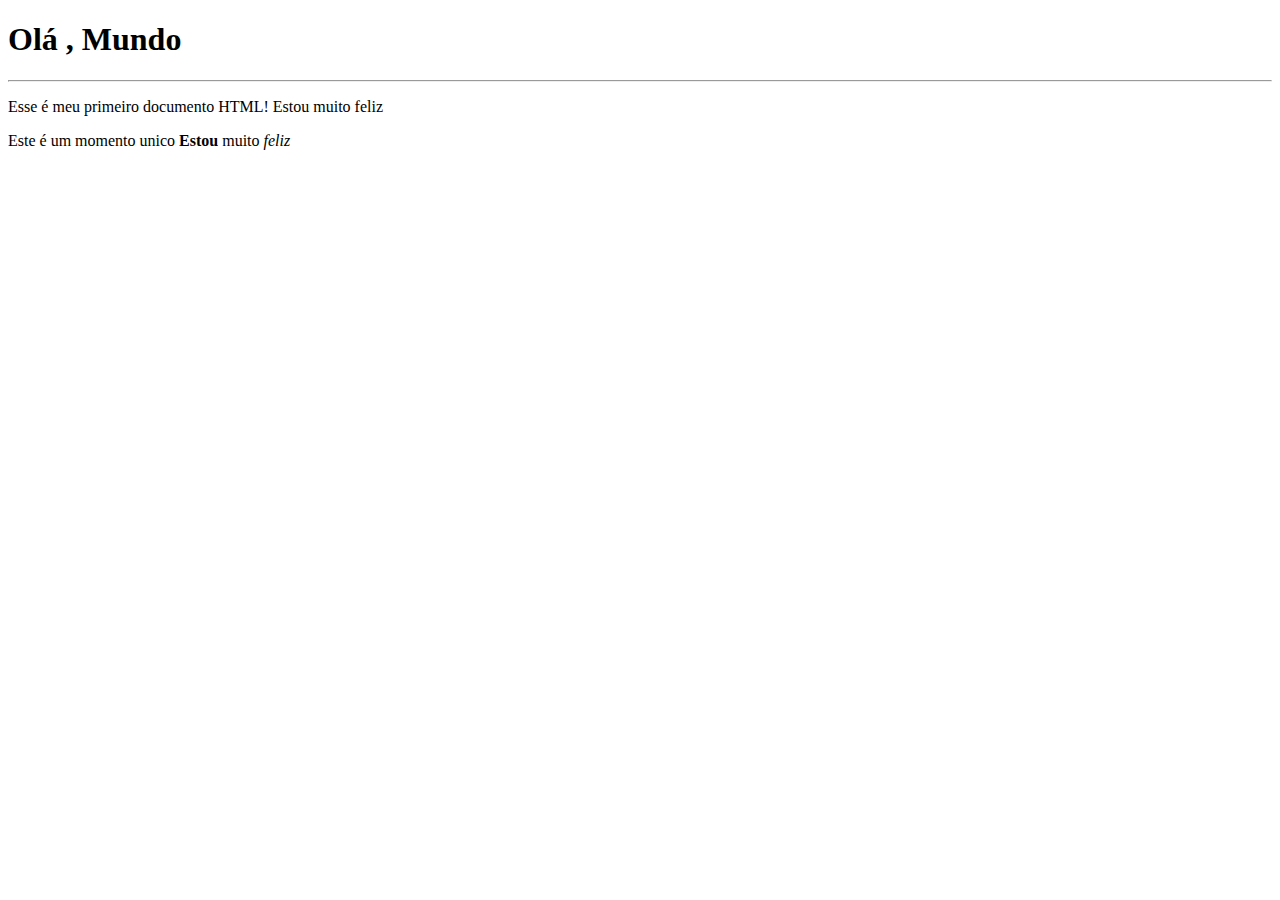
<file: ex001/index.html>
<!DOCTYPE html>
<html lang="pt-br">
<head>
    <meta charset="UTF-8">
    <meta name="viewport" content="width=device-width, initial-scale=1.0">
    <title>Meu primeiro exercicio</title>
</head>
<body>
    <h1>Olá , Mundo</h1>
    <hr>
    <p>Esse é meu primeiro documento HTML! Estou muito feliz</p>
    <p>Este é um momento unico <b>Estou</b> muito <i>feliz</i></p>
</body>
</html>
</file>
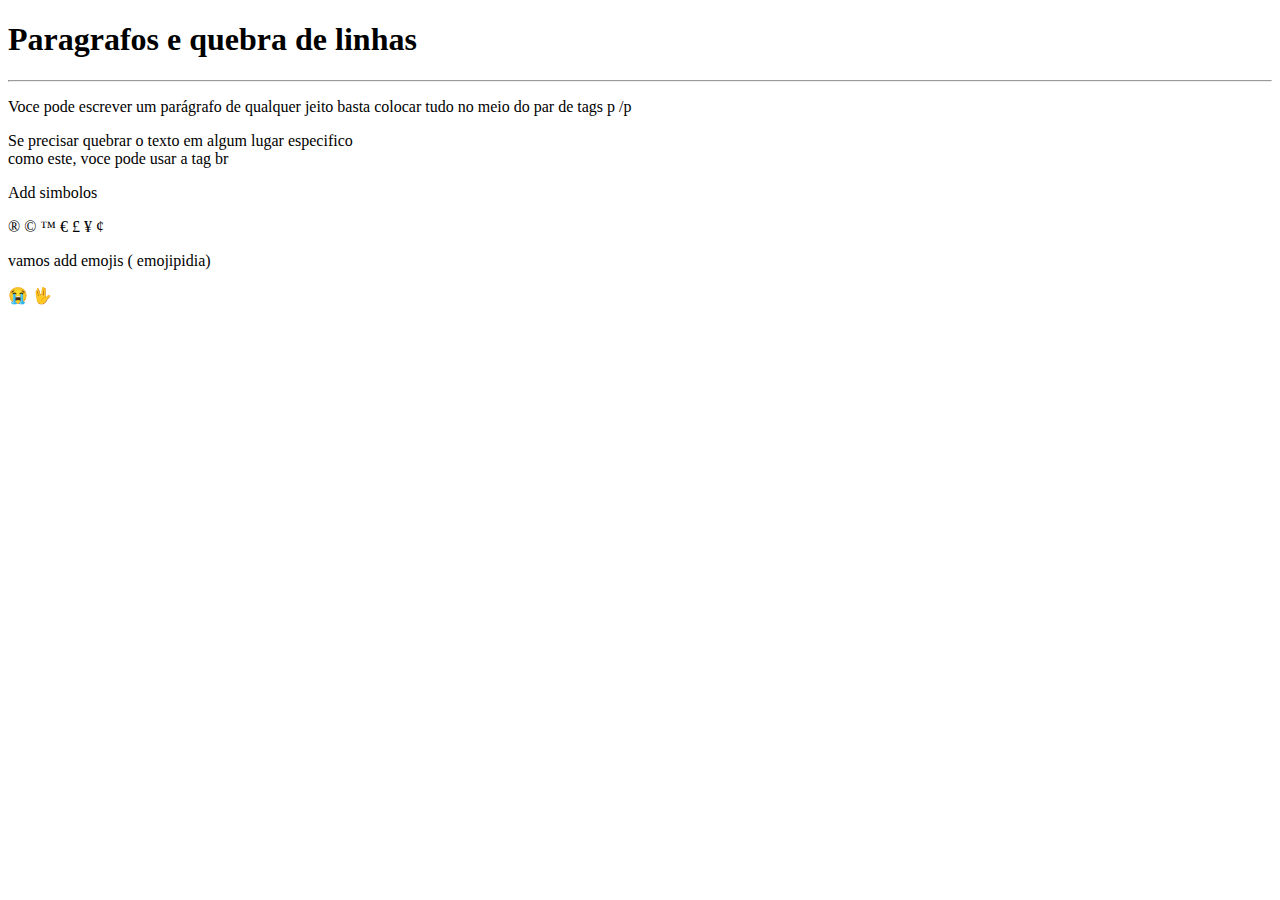
<file: ex002/index.html>
<!DOCTYPE html>
<html lang="en">
<head>
    <meta charset="UTF-8">
    <meta name="viewport" content="width=device-width, initial-scale=1.0">
    <title>Paragrafos</title>
</head>
<body>
    <h1>Paragrafos e quebra de linhas</h1>
    <hr>
    <p>Voce pode escrever
        um parágrafo de 
        qualquer jeito
        basta colocar tudo
        no meio do par de tags  <!-- comentario-->
        p /p
    </p>
    <p>Se precisar quebrar 
         o texto em algum lugar 
         especifico <br> como este,
         voce pode usar a tag br
    </p>
    <p>Add simbolos</p>
    &reg;
    &copy;
    &trade;
    &euro;
    &pound;
    &yen;
    &cent;
    <p> vamos add emojis ( emojipidia) </p>
    😭 &#x1F596;
</body>
</html>
</file>
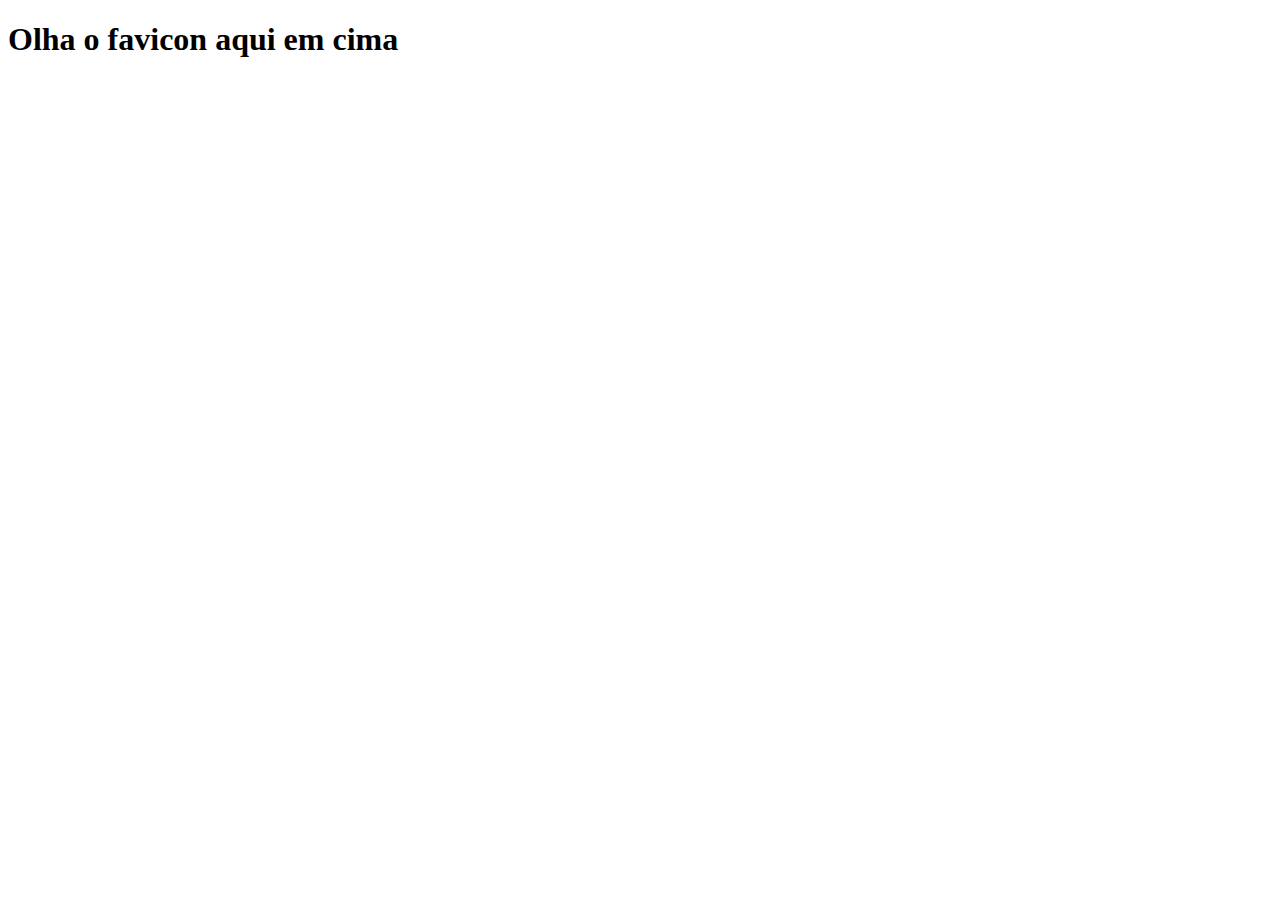
<file: ex004/index.html>
<!DOCTYPE html>
<html lang="en">
<head>
    <meta charset="UTF-8">
    <meta name="viewport" content="width=device-width, initial-scale=1.0">
    <link rel="shortcut icon" href="HTML.ico" type="image/x-icon">
    <title>Teste de Favicon</title>
</head>
<body>
    <h1>Olha o favicon aqui em cima</h1>
</body>
</html>
</file>
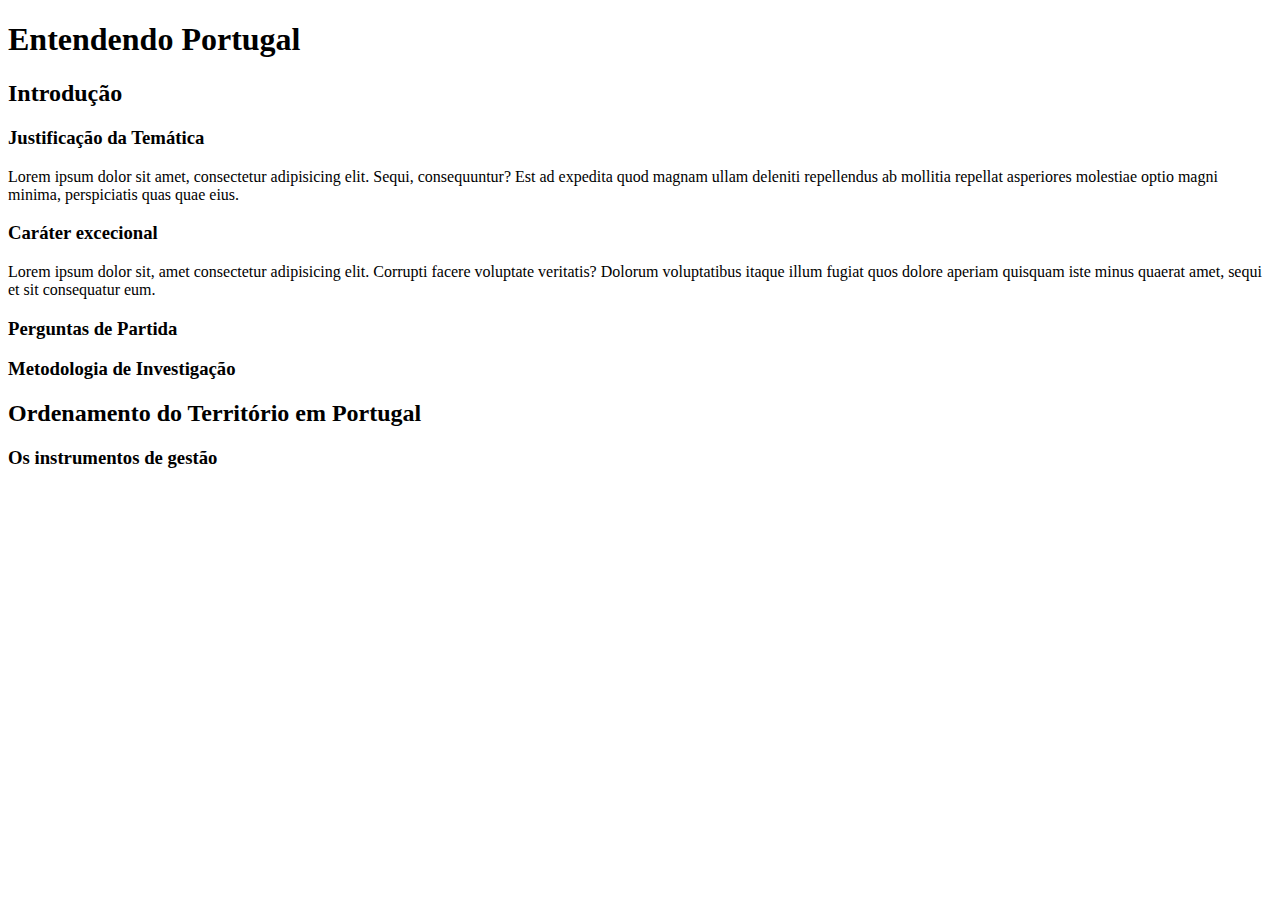
<file: ex006/index.html>
<!DOCTYPE html>
<html lang="pt-br">
<head>
    <meta charset="UTF-8">
    <meta name="viewport" content="width=device-width, initial-scale=1.0">
    <link rel="shortcut icon" href="HTML.ico" type="image/x-icon">
    <title>Hierarquia de Titulos</title>
</head>
<body>
    <h1>Entendendo Portugal</h1>
    <h2>Introdução</h2>
    <h3>Justificação da Temática</h3>
    <p>Lorem ipsum dolor sit amet, consectetur adipisicing elit. Sequi, consequuntur? Est ad expedita quod magnam ullam deleniti repellendus ab mollitia repellat asperiores molestiae optio magni minima, perspiciatis quas quae eius.</p>
    <h3>Caráter excecional</h3>
    <p>Lorem ipsum dolor sit, amet consectetur adipisicing elit. Corrupti facere voluptate veritatis? Dolorum voluptatibus itaque illum fugiat quos dolore aperiam quisquam iste minus quaerat amet, sequi et sit consequatur eum.</p>
    <h3>Perguntas de Partida</h3>
    <h3>Metodologia de Investigação</h3>
    <h2>Ordenamento do Território em Portugal</h2>
    <h3>Os instrumentos de gestão</h3>
</body>
</html>
</file>
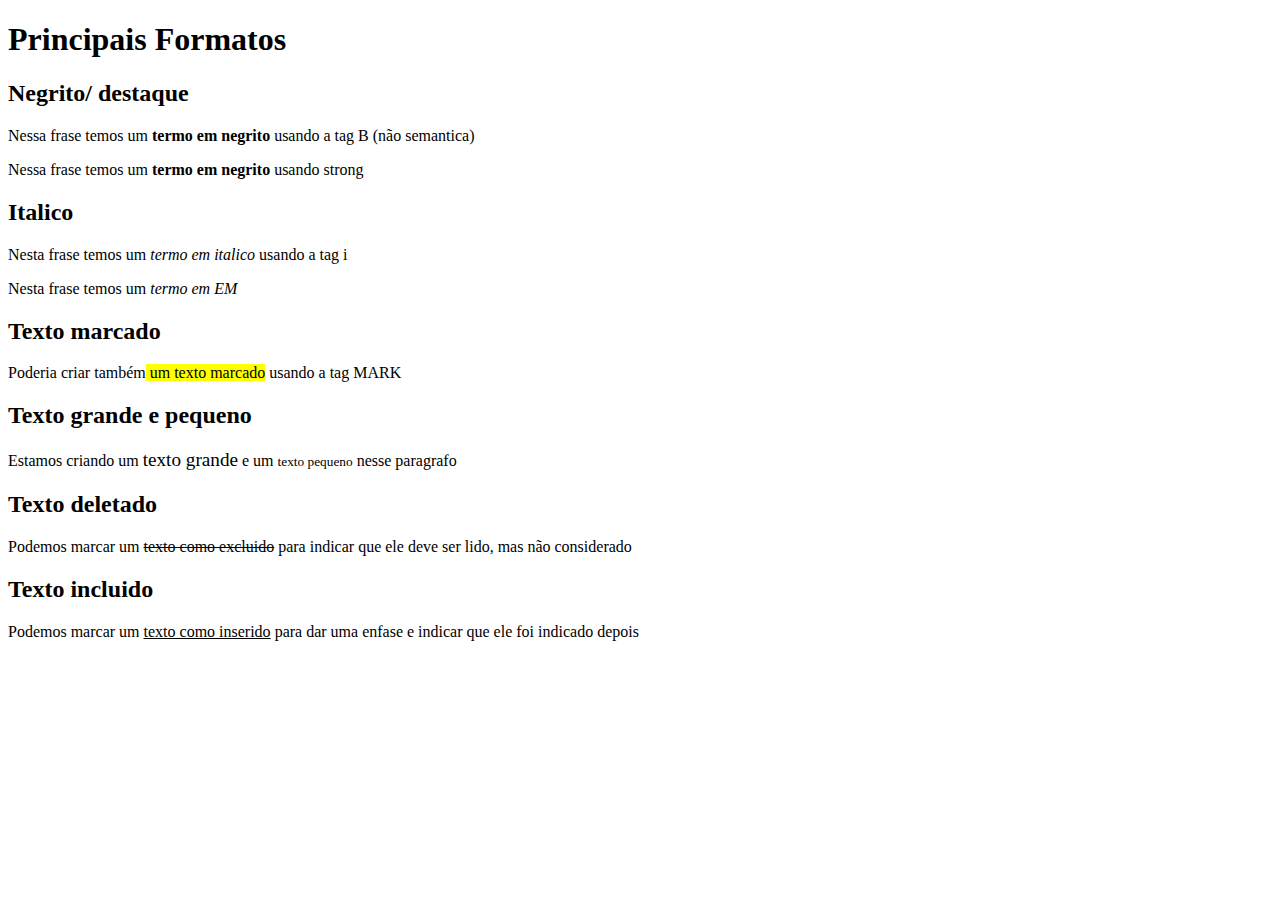
<file: ex008/index.html>
<!DOCTYPE html>
<html lang="pt-br">
<head>
    <meta charset="UTF-8">
    <meta name="viewport" content="width=device-width, initial-scale=1.0">
    <title>Formatação de textos</title>
</head>
<body>
    <h1>Principais Formatos</h1>
    <h2>Negrito/ destaque</h2>
    <p>Nessa frase temos um <b>termo em negrito</b> usando a tag B (não semantica)</p>
    <p>Nessa frase temos um <strong>termo em negrito</strong> usando strong </p>
    <h2>Italico</h2>
    <p>Nesta frase temos um <i>termo em italico</i> usando a tag i </p>
    <p>Nesta frase temos um <em>termo em EM</em> </p>
    <h2>Texto marcado</h2>
    <p>Poderia criar também<mark> um texto marcado</mark> usando a tag MARK</p>
    <h2>Texto grande e pequeno</h2>
    <p>Estamos criando um <big>texto grande</big> e um <small>texto pequeno</small> nesse paragrafo</p>
    <h2>Texto deletado</h2>
    <p>Podemos marcar um <del> texto como excluido</del> para indicar que ele deve ser lido, mas não considerado</p>
     <h2>Texto incluido</h2>
    <p>Podemos marcar um <ins>texto como inserido</ins> para dar uma enfase e indicar que ele foi indicado depois</p>
</body>
</html>
</file>
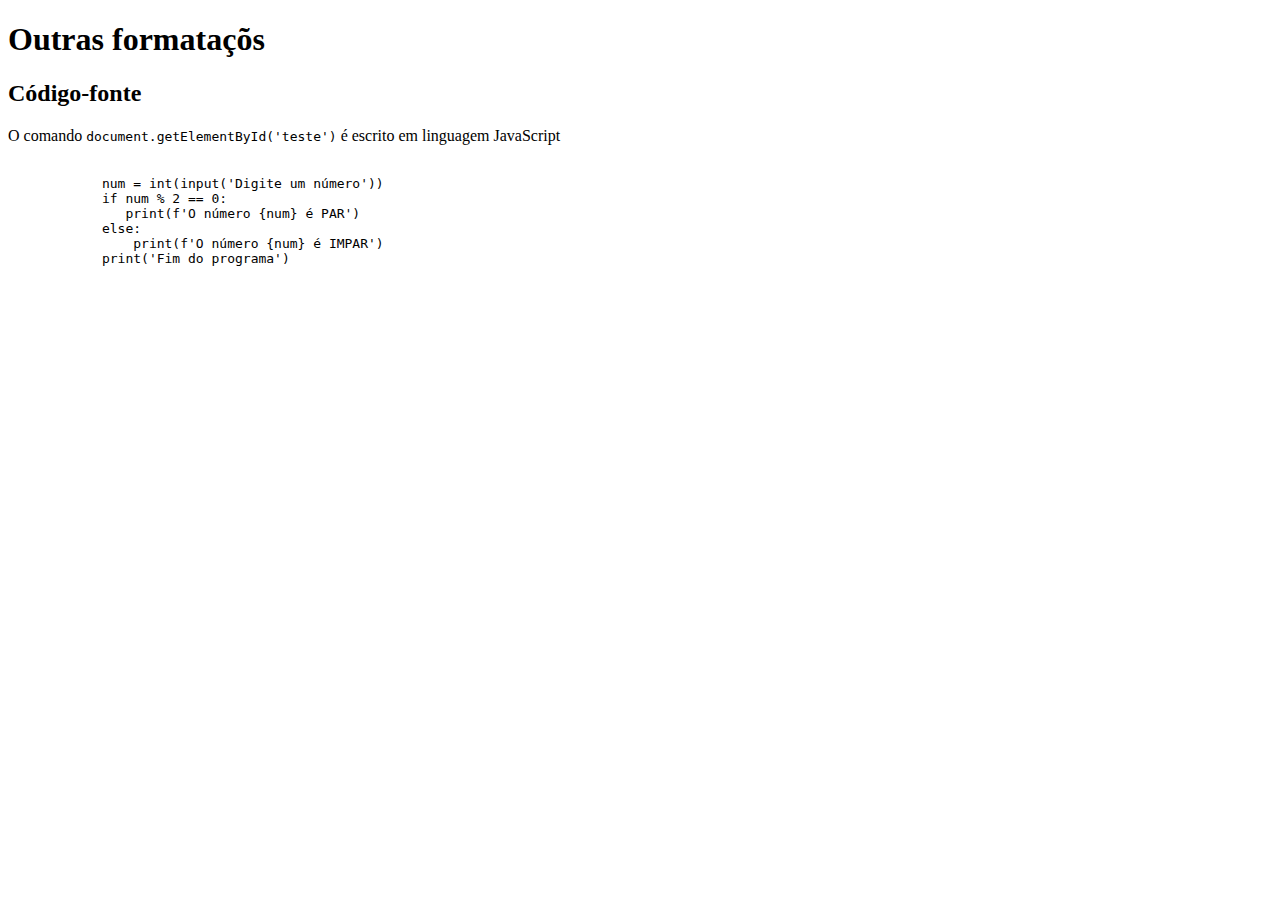
<file: ex008b/index.html>
<!DOCTYPE html>
<html lang="pt-br">
<head>
    <meta charset="UTF-8">
    <meta name="viewport" content="width=device-width, initial-scale=1.0">
    <title>Outras formatações</title>
</head>
<body>
    <h1>Outras formataçõs</h1>
    <h2>Código-fonte</h2>
    <p>O comando <code>document.getElementById('teste')</code> é escrito em linguagem JavaScript</p>
    <pre>
        <code>
            num = int(input('Digite um número'))
            if num % 2 == 0:
               print(f'O número {num} é PAR')
            else:
                print(f'O número {num} é IMPAR')
            print('Fim do programa')
        </code>
    </pre>






</body>
</html>
</file>
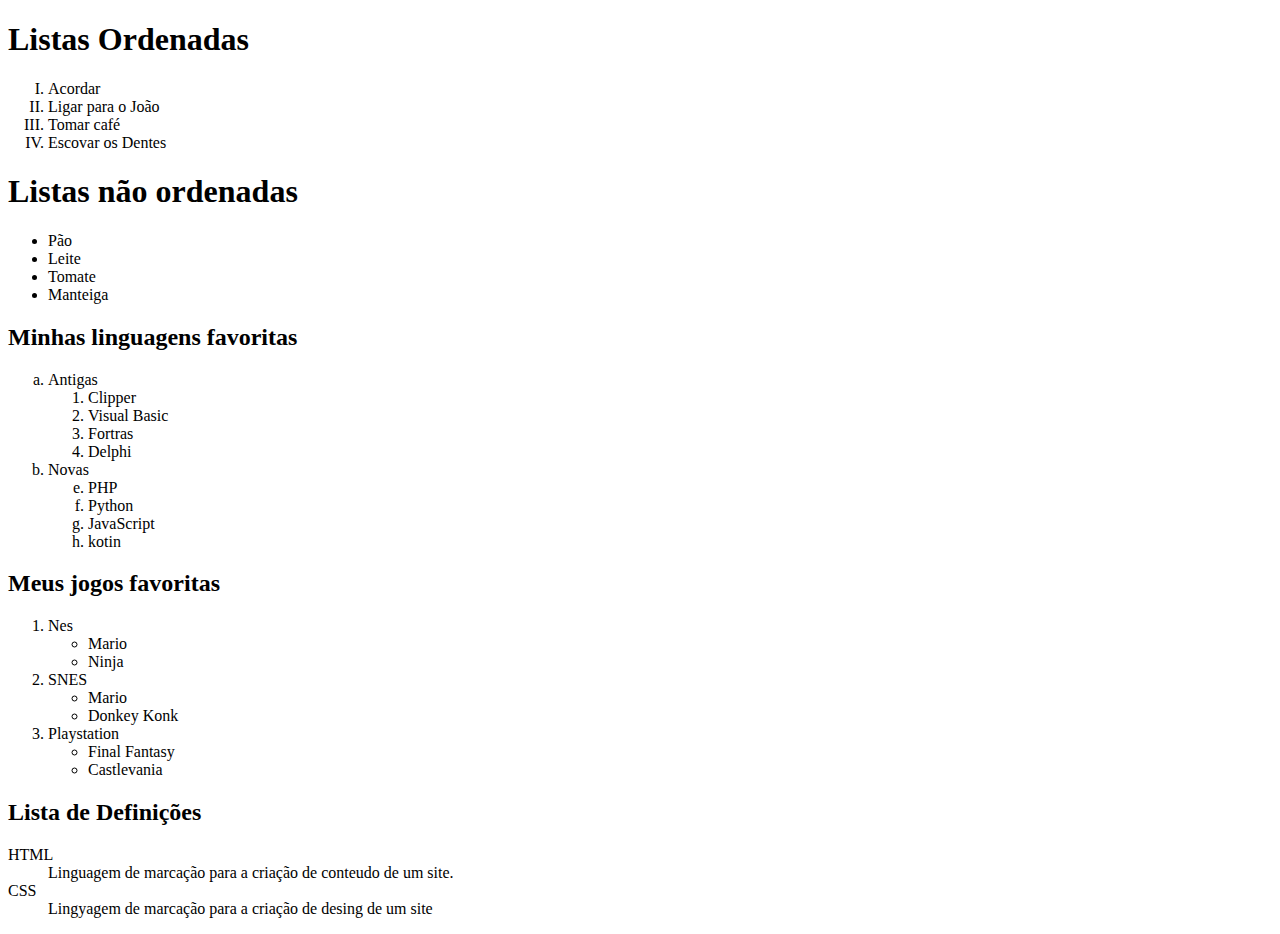
<file: ex009/index.html>
<!DOCTYPE html>
<html lang="pt-br">
<head>
    <meta charset="UTF-8">
    <meta name="viewport" content="width=device-width, initial-scale=1.0">
    <title>Trabalhando com Listas</title>
</head>
<body>
    <h1>Listas Ordenadas</h1>
    <ol type="I">
        <li>Acordar</li>
        <li>Ligar para o João</li>
        <li>Tomar café</li>
        <li>Escovar os Dentes</li>
    </ol>
    <h1>Listas não ordenadas</h1>
    <ul>
        <li>Pão</li>
        <li>Leite</li>
        <li>Tomate</li>
        <li>Manteiga</li>
    </ul>
    <h2>Minhas linguagens favoritas</h2>
    <ol type="a">
        <li>Antigas</li>
        <ol>
            <li>Clipper</li>
            <li>Visual Basic</li>
            <li>Fortras</li>
            <li>Delphi</li>
        </ol>
        <li>Novas</li>
            <ol type="a" start="5">
                <li>PHP</li>
                <li>Python</li>
                <li>JavaScript</li>
                <li>kotin</li>
            </ol>
    </ol>
    <h2>Meus jogos favoritas</h2>
    <ol>
        <li>Nes</li>
        <ul>
            <li>Mario</li>
            <li>Ninja</li>
        </ul>
        <li>SNES</li>
        <ul>
            <li>Mario</li>
            <li>Donkey Konk</li>
        </ul>
        <li>Playstation</li>
        <ul>
            <li>Final Fantasy</li>
            <li>Castlevania</li>
        </ul>
    </ol>
    <h2>Lista de Definições</h2>
    <dl>
        <dt>HTML</dt>
        <dd>Linguagem de marcação para a criação de conteudo de um site.</dd>
        <dt>CSS</dt>
        <dd>Lingyagem de marcação para a criação de desing de um site</dd>




    </dl>


</body>
</html>
</file>
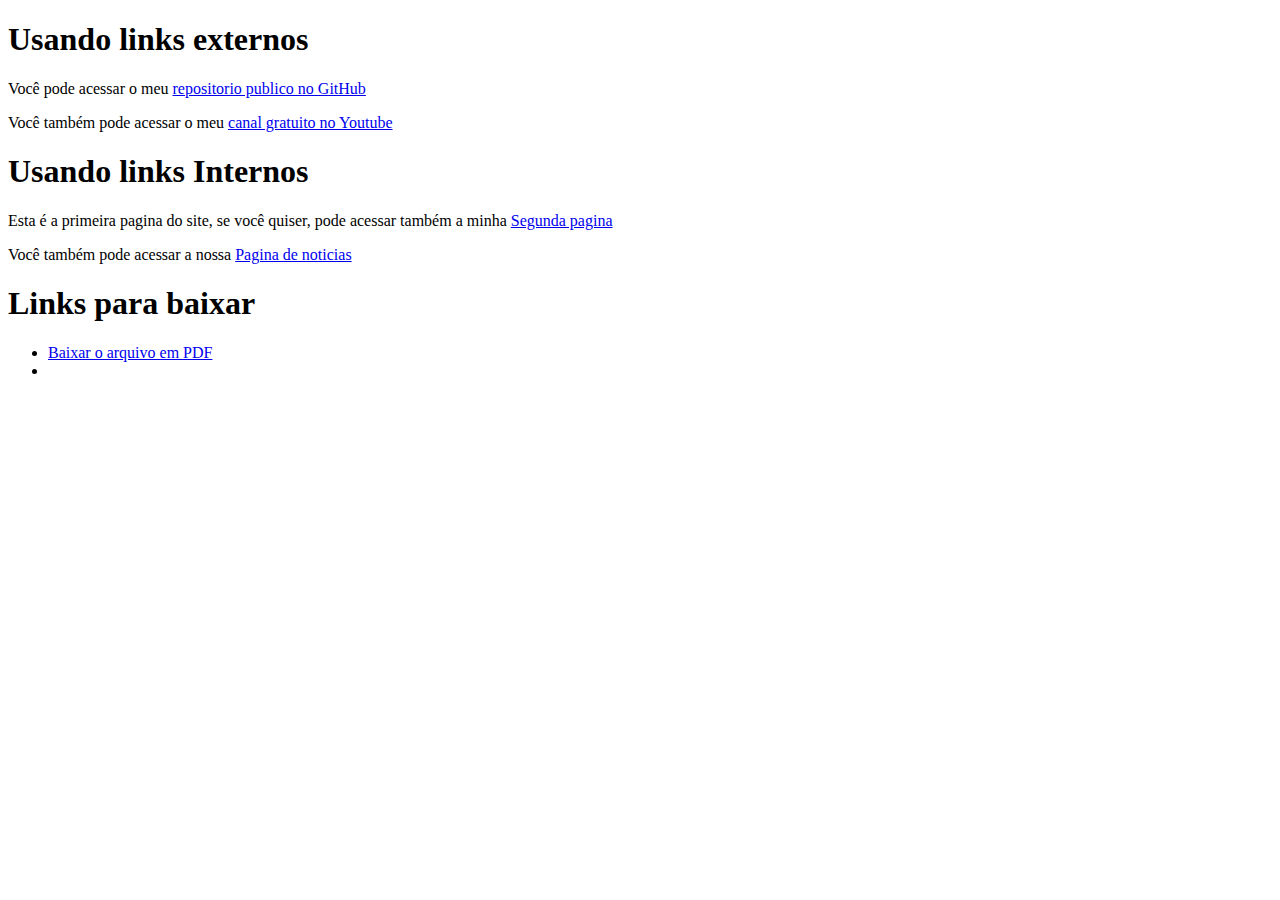
<file: ex010/index.html>
<!DOCTYPE html>
<html lang="pt-br">
<head>
    <meta charset="UTF-8">
    <meta name="viewport" content="width=device-width, initial-scale=1.0">
    <title>Trabalhando com Links</title>
</head>
<body>
    <h1>Usando links externos</h1>
    <p>Você pode acessar o meu <a href="https://gustaviguanabara.github.io/" target="_blank " rel="external">repositorio publico no GitHub</a> </p>
    <p>Você também pode acessar o meu <a href="https://www.youtube.com/watch?v=LeOVXQDsAIY&list=PLHz_AreHm4dkZ9-atkcmcBaMZdmLHft8n&index=27"  target="_blank " rel="external">canal gratuito no Youtube</a></p>

    <h1>Usando links Internos</h1>
    <p>Esta é a primeira pagina do site, se você quiser, pode
        acessar também a minha <a href="pag.html" rel="next">Segunda pagina</a></p>
    <p>Você também pode acessar a nossa <a href="Noticies/pag03.html" rel="next">Pagina de noticias</a></p>
    
    <h1>Links para baixar</h1>
     <ul>
        <li> <a href="Livro/Atividade Relatório AP1.pdf" download="Atividade Relatório AP1.pdf" type="application/pdf">Baixar o arquivo em PDF</a></li>
        <li></li>
     </ul>



</body>
</html>
</file>
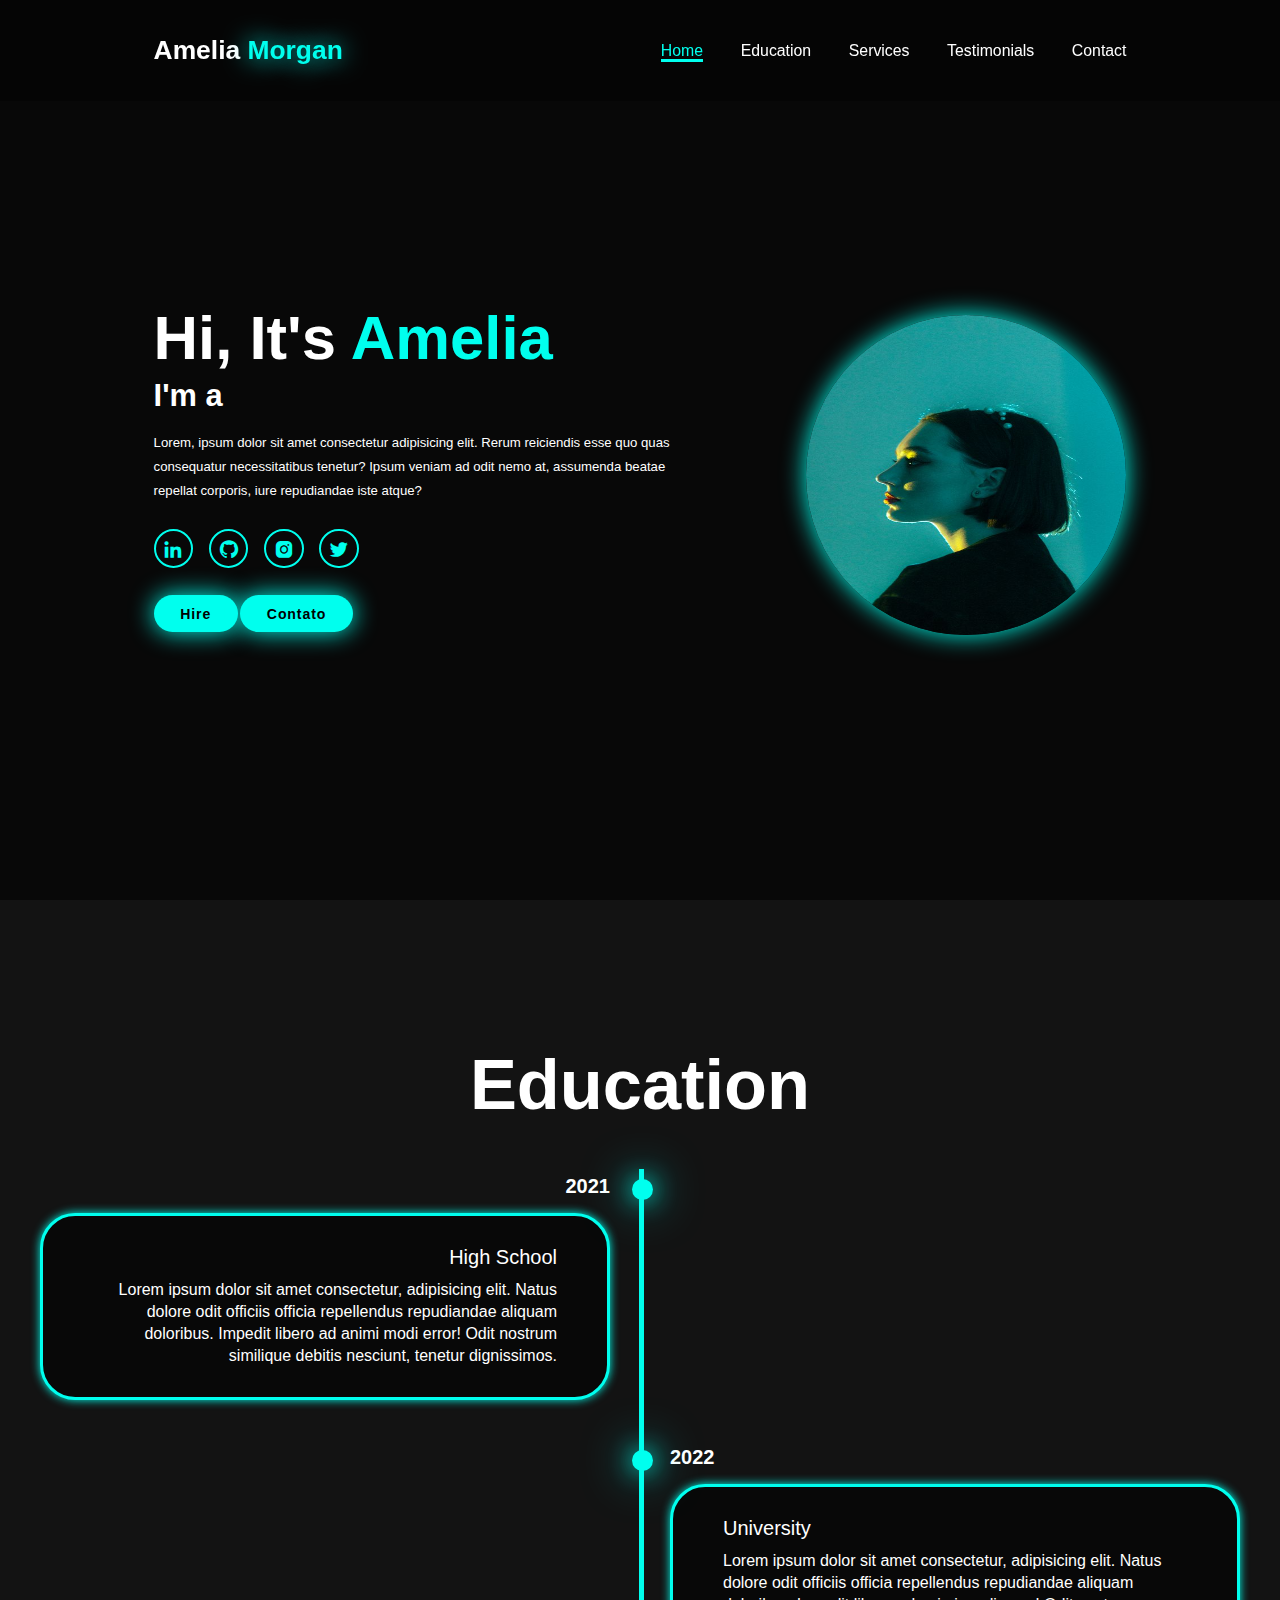
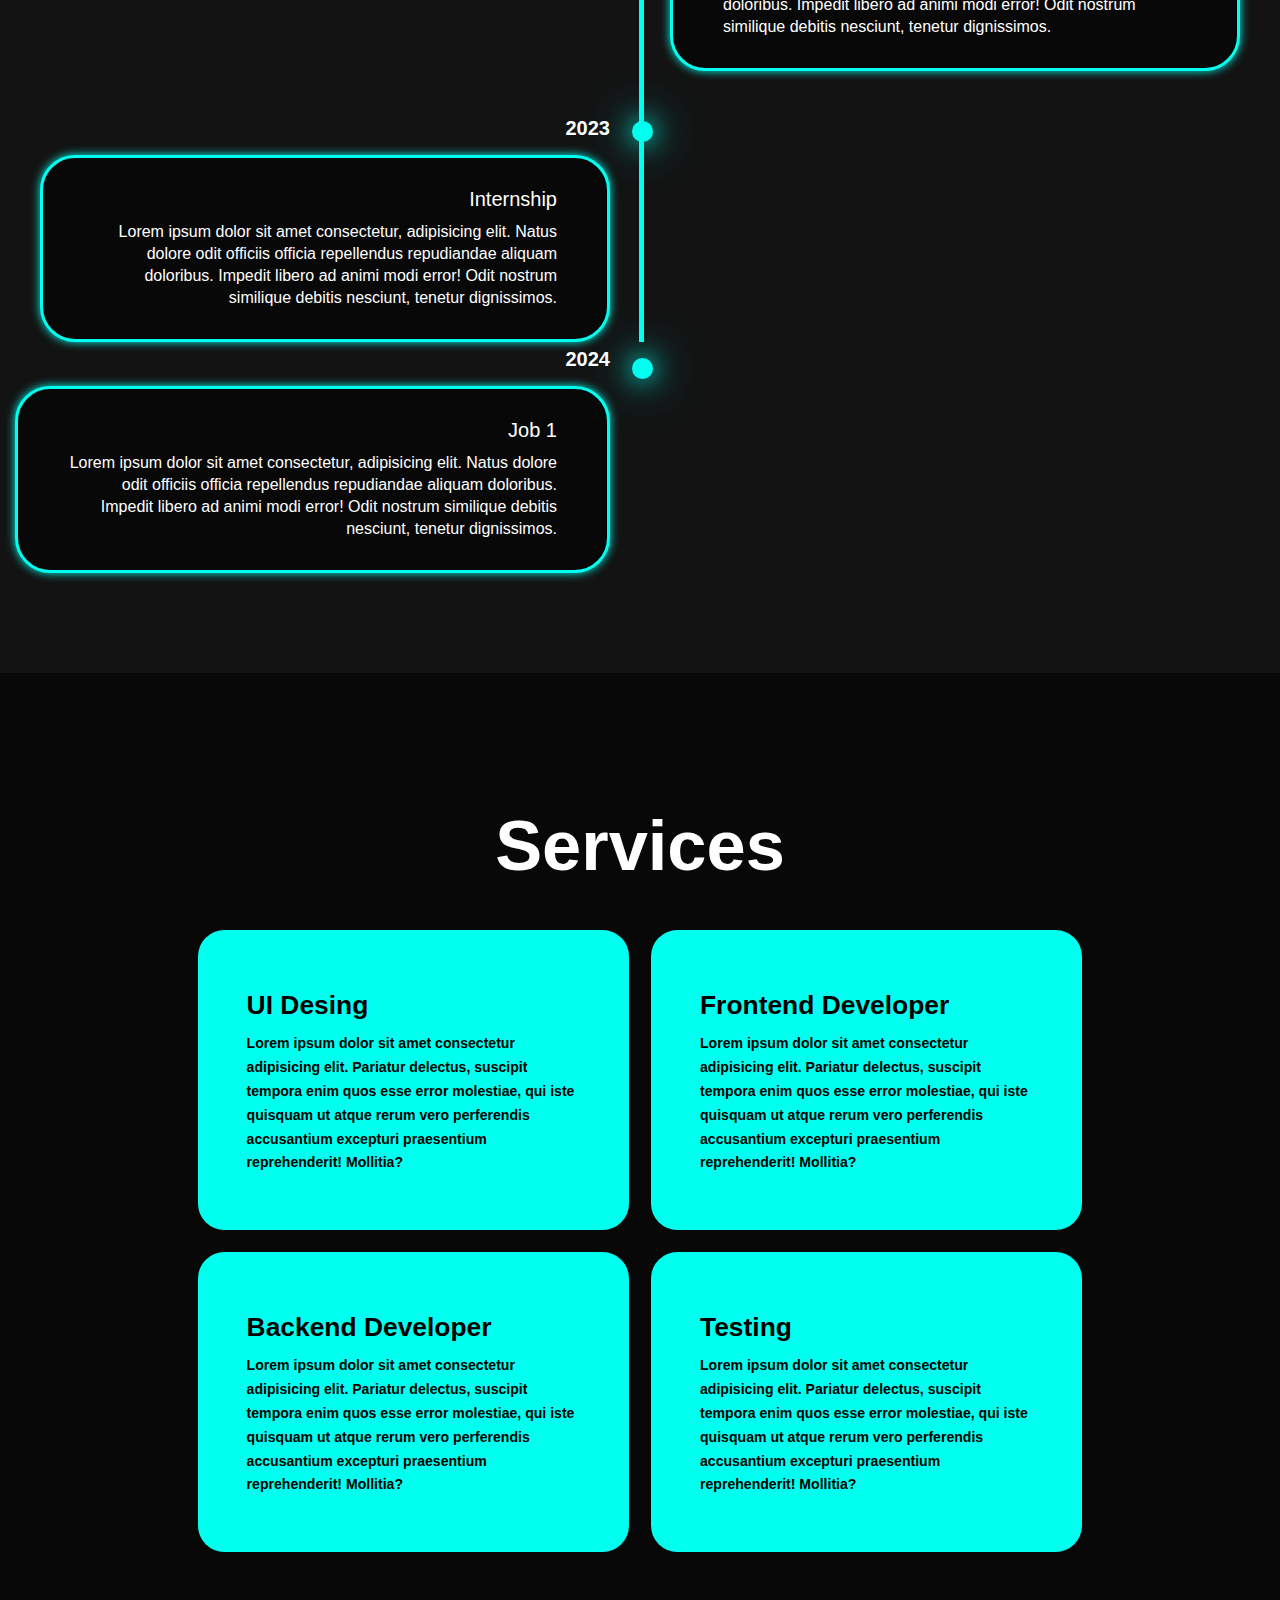
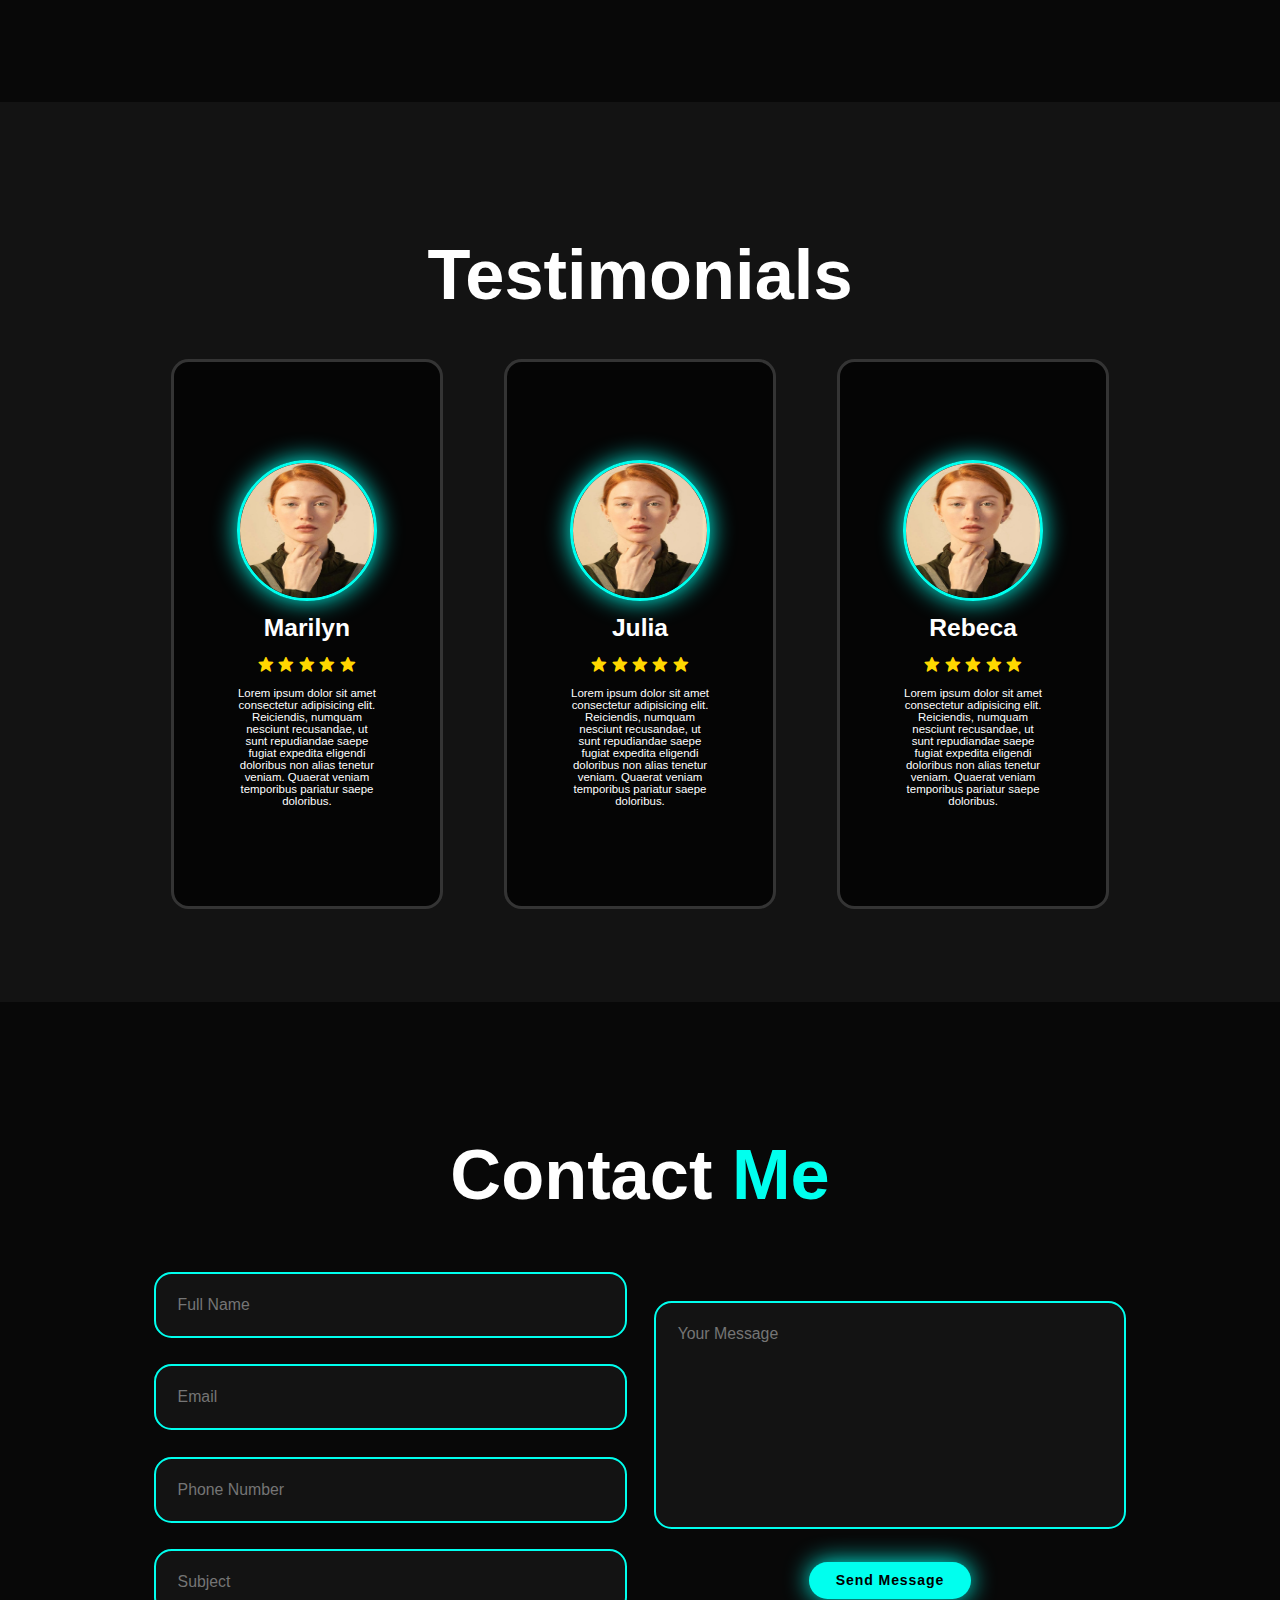
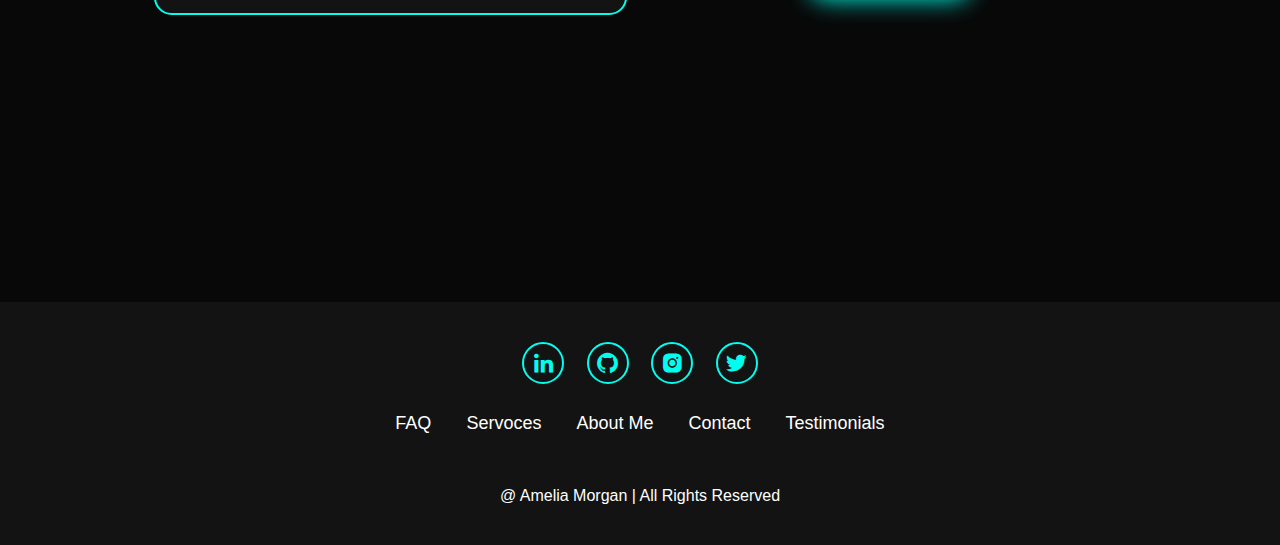
<file: Portfolio/index.html>
<!DOCTYPE html>
<html lang="pt-br">
<head>
    <meta charset="UTF-8">
    <meta name="viewport" content="width=device-width, initial-scale=1.0">
    <title>Responsive Portifolio</title>
    <link rel="stylesheet" href="style.css">
    <link href='https://unpkg.com/boxicons@2.1.4/css/boxicons.min.css' rel='stylesheet'>
</head>
<body>
    
    <header class="header">
        <a href="#home" class="logo">Amelia <span>Morgan</span></a>

        <i class='bx bx-menu' id="menu-icon"></i>

        <nav class="navbar">
            <a href="#home" class="active">Home</a>
            <a href="#education">Education</a>
            <a href="#services">Services</a>
            <a href="#testimonials">Testimonials</a>
            <a href="#contact">Contact</a>
        </nav>
    </header>

    <section class="home" id="home">
        <div class="home-content">
            <h1>Hi, It's <span>Amelia</span></h1>
            <h3 class="text-animation">I'm a <span></span></h3>
            <p>Lorem, ipsum dolor sit amet consectetur adipisicing elit. Rerum reiciendis esse quo quas consequatur necessitatibus tenetur? Ipsum veniam ad odit nemo at, assumenda beatae repellat corporis, iure repudiandae iste atque?</p>

            <div class="social-icons">
                <a href="#"><i class='bx bxl-linkedin'></i></a>
                <a href="#"><i class='bx bxl-github'></i></a>
                <a href="#"><i class='bx bxl-instagram-alt' ></i></a>
                <a href="#"><i class='bx bxl-twitter'></i></a>
            </div>

            <div class="btn-group">
                <a href="#" class="btn">Hire</a>
                <a href="#contact" class="btn">Contato</a>
            </div>
        </div>
            <div class="home-img">
                <img src="aab8cceeb49d07b0e1f9d4a1f1c8f89a.jpg" alt="">
            </div>
    </section>

    <section class="education" id="education">
        <h2 class="heading">Education</h2>

        <div class="timeline-items">

            <div class="timeline-item">
                <div class="timeline-dot"></div>
                    <div class="timeline-date">2021</div>
                    <div class="timeline-content">
                        <h3>High School</h3>
                        <p>Lorem ipsum dolor sit amet consectetur, adipisicing elit. Natus dolore odit officiis officia repellendus repudiandae aliquam doloribus. Impedit libero ad animi modi error! Odit nostrum similique debitis nesciunt, tenetur dignissimos.</p>

                    </div>
                
            </div>

            <div class="timeline-item">
                <div class="timeline-dot"></div>
                    <div class="timeline-date">2022</div>
                    <div class="timeline-content">
                        <h3>University</h3>
                        <p>Lorem ipsum dolor sit amet consectetur, adipisicing elit. Natus dolore odit officiis officia repellendus repudiandae aliquam doloribus. Impedit libero ad animi modi error! Odit nostrum similique debitis nesciunt, tenetur dignissimos.</p>

                    </div>
                
            </div>

            <div class="timeline-item">
                <div class="timeline-dot"></div>
                    <div class="timeline-date">2023</div>
                    <div class="timeline-content">
                        <h3>Internship</h3>
                        <p>Lorem ipsum dolor sit amet consectetur, adipisicing elit. Natus dolore odit officiis officia repellendus repudiandae aliquam doloribus. Impedit libero ad animi modi error! Odit nostrum similique debitis nesciunt, tenetur dignissimos.</p>

                    </div>
                
            </div>
        </div>

        <div class="timeline-item">
            <div class="timeline-dot"></div>
                <div class="timeline-date">2024</div>
                <div class="timeline-content">
                    <h3>Job 1</h3>
                    <p>Lorem ipsum dolor sit amet consectetur, adipisicing elit. Natus dolore odit officiis officia repellendus repudiandae aliquam doloribus. Impedit libero ad animi modi error! Odit nostrum similique debitis nesciunt, tenetur dignissimos.</p>

                </div>
            
        </div>
    </section>

    <section class="services" id="services">
        <h2 class="heading">Services</h2>

        <div class="services-container">
            <div class="service-box">
                <div class="service-info">
                    <h4>UI Desing</h4>
                    <p>Lorem ipsum dolor sit amet consectetur adipisicing elit. Pariatur delectus, suscipit tempora enim quos esse error molestiae, qui iste quisquam ut atque rerum vero perferendis accusantium excepturi praesentium reprehenderit! Mollitia?</p>
                </div>
            </div>
        

        
            <div class="service-box">
                <div class="service-info">
                    <h4>Frontend Developer</h4>
                    <p>Lorem ipsum dolor sit amet consectetur adipisicing elit. Pariatur delectus, suscipit tempora enim quos esse error molestiae, qui iste quisquam ut atque rerum vero perferendis accusantium excepturi praesentium reprehenderit! Mollitia?</p>
                </div>
            </div>
        

        
            <div class="service-box">
                <div class="service-info">
                    <h4>Backend Developer</h4>
                    <p>Lorem ipsum dolor sit amet consectetur adipisicing elit. Pariatur delectus, suscipit tempora enim quos esse error molestiae, qui iste quisquam ut atque rerum vero perferendis accusantium excepturi praesentium reprehenderit! Mollitia?</p>
                </div>
            </div>

            <div class="service-box">
                <div class="service-info">
                    <h4>Testing</h4>
                    <p>Lorem ipsum dolor sit amet consectetur adipisicing elit. Pariatur delectus, suscipit tempora enim quos esse error molestiae, qui iste quisquam ut atque rerum vero perferendis accusantium excepturi praesentium reprehenderit! Mollitia?</p>
                </div>
            </div>
    </div>
    </section>

    <section class="testimonials" id="testimonials">
        <div class="testimonials-box">
            <h2 class="heading">Testimonials</h2>

            <div class="wrapper">
                <div class="testimonial-item">
                    <img src="bae618d7a62f3730b97bab961e12abf5.jpg" alt="">
                    <h2>Marilyn</h2>
                    <div class="rating">
                        <i class='bx bxs-star' id="star" ></i>
                        <i class='bx bxs-star' id="star" ></i>
                        <i class='bx bxs-star' id="star" ></i>
                        <i class='bx bxs-star' id="star" ></i>
                        <i class='bx bxs-star' id="star" ></i>
                    </div>
                    <p>Lorem ipsum dolor sit amet consectetur adipisicing elit. Reiciendis, numquam nesciunt recusandae, ut sunt repudiandae saepe fugiat expedita eligendi doloribus non alias tenetur veniam. Quaerat veniam temporibus pariatur saepe doloribus.</p>
                </div>

                <div class="testimonial-item">
                    <img src="bae618d7a62f3730b97bab961e12abf5.jpg" alt="">
                    <h2>Julia</h2>
                    <div class="rating">
                        <i class='bx bxs-star' id="star" ></i>
                        <i class='bx bxs-star' id="star" ></i>
                        <i class='bx bxs-star' id="star" ></i>
                        <i class='bx bxs-star' id="star" ></i>
                        <i class='bx bxs-star' id="star" ></i>
                    </div>
                    <p>Lorem ipsum dolor sit amet consectetur adipisicing elit. Reiciendis, numquam nesciunt recusandae, ut sunt repudiandae saepe fugiat expedita eligendi doloribus non alias tenetur veniam. Quaerat veniam temporibus pariatur saepe doloribus.</p>
                </div>

                <div class="testimonial-item">
                    <img src="bae618d7a62f3730b97bab961e12abf5.jpg" alt="">
                    <h2>Rebeca</h2>
                    <div class="rating">
                        <i class='bx bxs-star' id="star" ></i>
                        <i class='bx bxs-star' id="star" ></i>
                        <i class='bx bxs-star' id="star" ></i>
                        <i class='bx bxs-star' id="star" ></i>
                        <i class='bx bxs-star' id="star" ></i>
                    </div>
                    <p>Lorem ipsum dolor sit amet consectetur adipisicing elit. Reiciendis, numquam nesciunt recusandae, ut sunt repudiandae saepe fugiat expedita eligendi doloribus non alias tenetur veniam. Quaerat veniam temporibus pariatur saepe doloribus.</p>
                </div>
            </div>
        </div>
    </section>

    <section class="contact" id="contact">
        <h2 class="heading">Contact <span>Me</span></h2>
        
        <form action="">
            <div class="input-group">
                <div class="input-box">
                    <input type="text"
                    placeholder="Full Name">
                    <input type="email"
                    placeholder="Email">
                </div>
                <div class="input-box">
                    <input type="number"
                    placeholder="Phone Number">
                    <input type="text"
                    placeholder="Subject">
                </div>
            </div>

            <div class="input-group-2">
                <textarea name="" id="" cols="30"
                rows="10" placeholder="Your Message"></textarea>
                <input type="submit" value="Send Message" class="btn">
            </div>
        </form>
    </section>

    <footer class="footer">
        <div class="social">
            <a href="#"><i class='bx bxl-linkedin'></i></a>
            <a href="#"><i class='bx bxl-github'></i></a>
            <a href="#"><i class='bx bxl-instagram-alt' ></i></a>
            <a href="#"><i class='bx bxl-twitter'></i></a>
        </div>

        <ul class="list">
            <li>
                <a href="#">FAQ</a>
            </li>

            <li>
                <a href="#">Servoces</a>
            </li>

            <li>
                <a href="#">About Me</a>
            </li>

            <li>
                <a href="#">Contact</a>
            </li>

            <li>
                <a href="#">Testimonials</a>
            </li>
        </ul>
        <p class="copyright">
            @ Amelia Morgan | All Rights Reserved
        </p>
    </footer>

    <script src="script.js"></script>
</body>
</html>
</file>
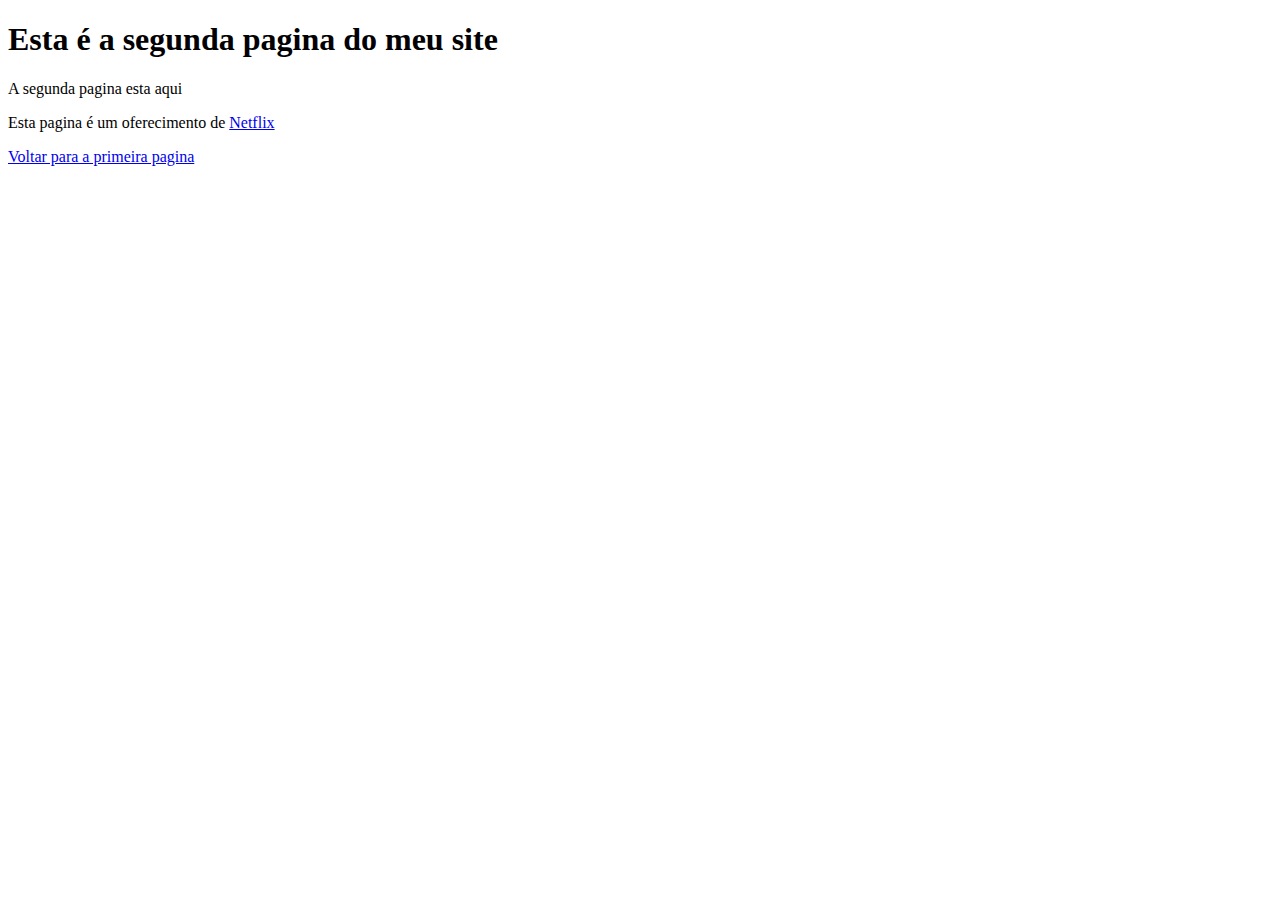
<file: ex010/pag.html>
<!DOCTYPE html>
<html lang="pt-br">
<head>
    <meta charset="UTF-8">
    <meta name="viewport" content="width=device-width, initial-scale=1.0">
    <title>Pagina 2</title>
</head>
<body>
    <h1>Esta é a segunda pagina do meu site</h1>
    <p>A segunda pagina esta aqui</p>
    <p>Esta pagina é um oferecimento de <a href="https://www.netflix.com/browse" target="_blank" rel="nofollow">Netflix</a></p>
    <p><a href="index.html" rel="priv">Voltar para a primeira pagina</a></p>
</body>
</html>
</file>
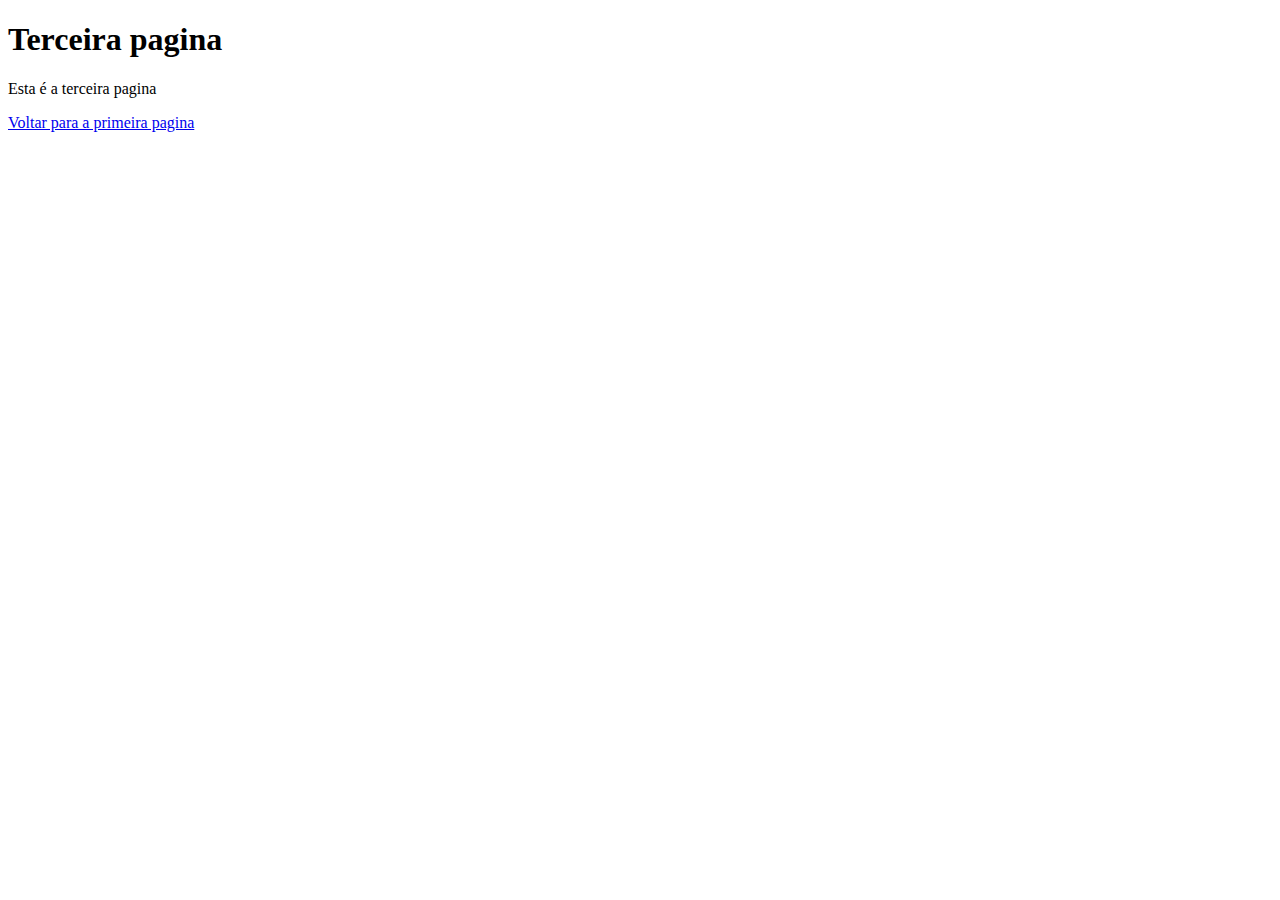
<file: ex010/Noticies/pag03.html>
<!DOCTYPE html>
<html lang="pt-br">
<head>
    <meta charset="UTF-8">
    <meta name="viewport" content="width=device-width, initial-scale=1.0">
    <title>Terceira Pagina</title>
</head>
<body>
    <h1>Terceira pagina</h1>
    <p>Esta é a terceira pagina</p>
    <p><a href="../index.html">Voltar para a primeira pagina</a></p>
</body>
</html>
</file>
<file: Portfolio/style.css>
*{
    margin: 0;
    padding: 0;
    box-sizing: border-box;
    text-decoration: none;
    border: none;
    outline: none;
    scroll-behavior: smooth;
    font-family: "poppins", sans-serif;
}
:root {
    --bg-color: #080808;
    --secound-bg-color: #131313;
    --text-color:white;
    --min-color: #00ffee;
}

html{
    font-size: 60%;
    overflow-x: hidden;
}
body{
    background: var(--bg-color);
    color: var(--text-color);
}
.header{
    position: fixed;
    top: 0;
    left: 0;
    width: 100%;
    padding: 4rem 12% 4rem;
    background: rgba(0, 0, 0, 0.3);
    backdrop-filter: blur(10px);
    display: flex;
    justify-content: space-between;
    align-items: center;
    z-index: 5;
}
.logo{
    font-size: 3rem;
    color: var(--text-color);
    font-weight: 800;
    cursor: pointer;
    transition: 0.3s ease;
}
.logo:hover{
    transform: scale(1.1);
}
.logo span{
    text-shadow: 0 0 25px var(--min-color);
}
.navbar a{
    font-size: 1.8rem;
    color: var(--text-color);
    margin-left: 4rem;
    font-weight: 500;
    transition: 0.3s ease;
    border-bottom: 3px solid transparent;
}
.navbar a:hover,
.navbar a.active{
    color:var(--min-color);
    border-bottom: 3px solid var(--min-color);
}
#menu-icon{
    font-size: 3.6rem;
    color: var(--min-color);
    display: none;
}

section{
    min-height: 100vh;
    padding: 10rem 12% 10rem;
}
.home{
    display: flex;
    align-items: center;
    justify-content: center;
    gap: 15rem; 
}
.home-content{
    display: flex;
    flex-direction: column;
    align-items: baseline;
    text-align: left;
    justify-content: center;
    margin-top: 3rem;
}
span{
    color: var(--min-color);
}
.logo span{
    color: var(--min-color);
}
.home-content h3{
    margin-bottom: 2rem;
    margin-top: 1rem;
    font-size: 3.5rem;
}
.home-content h1{
    font-size: 7rem;
    font-weight: 700;
    margin-top: 1.5rem;
    line-height: 1;
}
.home-img{
    border-radius: 50%;
}
.home-img img{
    position: relative;
    top: 3rem;
    width: 25vw;
    height: 25vw;
    border-radius: 50%;
    box-shadow: 0 0 25px var(--min-color);
    cursor: pointer;
    transition: 0.4s ease-in-out;
}
.home-img img:hover{
    box-shadow: 0 0 25px var(--min-color),
                0 0 50px var(--min-color),
                0 0 100px var(--min-color);
}
.home-content p{
    font-size: 1.5rem;
    font-weight: 500;
    line-height: 1.8;
    max-width: 1000px;
}
.social-icons a{
    display: inline-flex;
    justify-content: center;
    align-items: center;
    width: 4.5rem;
    height: 4.5rem;
    background: transparent;
    border: 2px solid var(--min-color);
    font-size: 2.5rem;
    border-radius: 50%;
    color: var(--min-color);
    margin: 3rem 1.5rem 3rem 0;
    transition: 0.3s ease-in-out;
}
.social-icons a:hover{
    color: var(--text-color);
    transform: scale(1.3)translateY(-5px);
    box-shadow: 0 0 25px var(--min-color);
    background-color: var(--min-color);
}
.btn{
    display: inline-block;
    padding: 1rem 2.8rem;
    background: var(--min-color);
    box-shadow: 0 0 25px var(--min-color);
    border-radius: 4rem;
    font-size: 1.6rem;
    color: black;
    border: 2px solid transparent;
    letter-spacing: 0.1rem;
    font-weight: 600;
    transition: 0.3s ease-in-out;
    cursor: pointer;
}
.btn:hover{
    transform: scale(1.05);
    box-shadow: 0 0 50px var(--min-color);
}
.bnt-group{
    display: flex;
    align-items: center;
    gap: 1.5rem;
}
.bnt-group a:nth-of-type(2){
    background-color: black;
    color: var(--min-color);
    border: 2px solid var(--min-color);
    box-shadow: 0 0 25px transparent;
}
.bnt-group a:nth-of-type(2):hover{
    box-shadow: 0 0 25px var(--min-color);
    background-color: var(--min-color);
    color: black;
}
.text-animation{
    font-size: 34px;
    font-weight: 600;
    min-width: 280px;
}
.text-animation span{
    position: relative;
}
.text-animation span::before{
    content: "Web Developer";
    color: var(--min-color);
    animation: words 20s infinite;
}
.text-animation span::after{
    content: "";
    background-color: var(--bg-color);
    position: absolute;
    width: calc(100% + 8px);
    height: 100%;
    border-left: 3px solid var(--bg-color);
    right: -8px;
    animation: cursor 0.6s infinite, typing 20s steps(14) infinite;
}
@keyframes cursor{
    to{
        border-left: 2px solid var(--min-color);
    }
}
@keyframes words{
    0%,
    20%{
        content: "Frontend Designer";
    }
    21%,
    40%{
        content: "Web Designer";
    }
    41%,
    60%{
        content: "UI / UX Designer";
    }
    61%,
    80%{
        content: "Web Developer";
    }
    81%,
    100%{
        content: "Software Tester";
    }
}
@keyframes typing{
    10%,
    15%,
    30%,
    35%,
    50%,
    55%,
    70%,
    75%,
    90%,
    95%{
        width: 0;
    }
    5%,
    20%,
    25%,
    40%,
    45%,
    60%,
    65%,
    80%,
    85%{
        width: calc(100% + 8px);
    }
}
.heading{
    font-size: 8rem;
    text-align: center;
    margin: 5rem 0;
}
.education{
    padding: 100px 15px;
    background: var(--secound-bg-color);
}
.education h2{
    margin-bottom: 5rem;
}
.timeline-items{
    max-width: 1200px;
    margin: auto;
    display: flex;
    flex-wrap: wrap;
    position: relative;
}
.timeline-items::before{
    content: "";
    position: absolute;
    width: 5px;
    height: 100%;
    background-color: var(--min-color);
    left: calc(50% - 1px);
}
.timeline-item{
    margin-bottom: 40px;
    width: 100%;
    position: relative;
}
.timeline-item:last-child{
    margin-bottom: 0;
}
.timeline-item:nth-child(odd){
    padding-right: calc(50% + 30px);
    text-align: right;
}
.timeline-item:nth-child(even){
    padding-left: calc(50% + 30px);
}
.timeline-dot{
    height: 21px;
    width: 21px;
    background-color: var(--min-color);
    box-shadow: 0 0 25px var(--min-color),
                0 0 50px var(--min-color);
    position: absolute;
    left: calc(50% - 8px);
    border-radius: 50%;
    top: 10px;
}
.timeline-date{
    font-size: 20px;
    font-weight: 800;
    color: white;
    margin: 6px 0 15px;
}
.timeline-content{
    background-color: var(--bg-color);
    border: 3px solid var(--min-color);
    padding: 30px 50px;
    border-radius: 4rem;
    box-shadow: 0 0 10px var(--min-color);
    cursor: pointer;
    transition: 0.3s ease-in-out;
}
.timeline-content:hover{
    transform: scale(1.05);
    box-shadow: 0 0 25px var(--min-color);
}
.timeline-content h3{
    font-size: 20px;
    color: white;
    margin: 0 0 10px;
    font-weight: 500;
}
.timeline-content p{
    color: white;
    font-size: 16px;
    font-weight: 300;
    line-height: 22px;
}

::-webkit-scrollbar{
    width: 15px;
}
::-webkit-scrollbar-thumb{
    background-color: var(--min-color);
}
::-webkit-scrollbar-track{
    background-color: var(--bg-color);
    width: 50px;
}
.services{
    background: var(--bg-color);
    color: black;
}
.services h2{
    margin-bottom: 5rem;
    color: white;
}
.services-container{
    display: grid;
    grid-template-columns: repeat(2,1fr);
    align-items: center;
    gap: 2.5rem;
}
.service-box{
    background-color: var(--min-color);
    height: 300px;
    border-radius: 3rem;
    border: 5px solid transparent;
    cursor: pointer;
    transition: 0.4s ease-in-out;
}
.service-box:hover{
    background: white;
    color: black;
    border: 5px solid var(--min-color);
    transform: scale(1.03);
}
.service-box .service-info{
    display: flex;
    flex-direction: column;
    text-align: left;
    max-height: 200px;
    justify-content: left;
    align-items: baseline;
    padding: 5rem 5rem;
}
.service-info h4{
    font-size: 3rem;
    font-weight: 800;
    line-height: 2;
}
.service-info p{
    font-size: 1.6rem;
    font-weight: 600;
    max-height: 100px;
    line-height: 1.7;
    margin: auto;
}
.testimonials{
    background: var(--secound-bg-color);
}
.testimonials-box{
    background-size: cover;
    display: flex;
    align-items: center;
    justify-content: center;
    flex-direction: column;
}
.testimonials .heading{
    margin-bottom: 5rem;
}
.testimonials-box img{
    width: 16rem;
    height: 16rem;
    border-radius: 50%;
    border: 3px solid var(--min-color);
    box-shadow: 0 0 25px var(--min-color);
}
.wrapper{
    display: grid;
    grid-template-columns: repeat(3,1fr);
    gap: 3rem;
}
.testimonial-item{
    min-height: 550px;
    max-width: 450px;
    background: rgba(0, 0, 0, 0.7);
    border: 3px solid rgba(238, 238, 238, 0.2);
    border-radius: 2rem;
    margin: 0 2rem;
    padding: 30px 60px;
    cursor: pointer;
    display: flex;
    flex-direction: column;
    align-items: center;
    justify-content: center;
    text-align: center;
    gap: 1.5rem;
    color: white;
    transition: 0.4s ease-in-out;
}
.testimonial-item:hover{
    border: 3px solid var(--min-color);
    transform: translateY(-10px)scale(1.03);
    box-shadow: 0 0 50px var(--min-color);
}
.testimonial-item h2{
    font-size: 2.8rem;
}
.testimonial-item p{
    font-size: 1.3rem;
}
#star{
    color: gold;
    font-size: 2rem;
}
.contact{
    background-color: var(--bg-color);
}
.contact h2{
    margin-bottom: 3rem;
    color: white;
}
.contact form{
    display: flex;
    align-items: center;
    justify-content: center;
    gap: 3rem;
    margin: 5rem auto;
    text-align: center;
}
.contact form .input-box{
    display: flex;
    justify-content: center;
    flex-wrap: wrap;
}
.contact form .input-box input,
.contact form textarea{
    width: 100%;
    padding: 2.5rem;
    font-size: 1.8rem;
    color: var(--text-color);
    background: var(--secound-bg-color);
    border-radius: 2rem;
    border: 2px solid var(--min-color);
    margin: 1.5rem 0;
    resize: none;
}
.contact form .btn{
    margin-top: 2rem;
}
.footer{
    position: relative;
    bottom: 0;
    width: 100%;
    padding: 40px 0;
    background-color: var(--secound-bg-color);
}
.footer .social{
    text-align: center;
    padding-bottom: 25px;
    color: var(--min-color);
}
.footer .social a{
    font-size: 25px;
    color: var(--min-color);
    border: 2px solid var(--min-color);
    width: 42px;
    height: 42px;
    line-height: 42px;
    display: inline-block;
    text-align: center;
    border-radius: 50%;
    margin: 0 10px;
    transition: 0.3s ease-in-out;
}
.footer .social a:hover{
    transform: scale(1.2)translateY(-10px);
    background-color: var(--min-color);
    color: black;
    box-shadow: 0 0 25px var(--min-color);
}
.footer ul{
    margin-top: 0;
    padding: 0;
    font-size: 18px;
    line-height: 1.6;
    margin-bottom: 0;
    text-align: center;
}
.footer ul li a{
    color: white;
    border-bottom: 3px solid transparent;
    transition: 0.3s ease-in-out;
}
.footer ul li a:hover{
    border-bottom: 3px solid var(--min-color);
}
.footer ul li{
    display: inline-block;
    padding: 0 15px;
}
.footer .copyright{
    margin-top: 50px;
    text-align: center;
    font-size: 16px;
    color: white;
}

@media(max-width:1285px){
    html{
        font-size: 55%;
    }
    .services-container{
        padding-bottom: 7rem;
        grid-template-columns: repeat(2,1fr);
        margin: 0 5rem;
    }
}
@media(max-width:991px){
    header{
        padding: 2rem 3% ;
    }
    section{
        padding: 10rem 3% 2rem;
    }
    .timeline-items::before{
        left: 7px;
    }
    .timeline-item:nth-child(odd){
        padding-right: 0;
        text-align: left;
    }
    .timeline-item:nth-child(odd),
    .timeline-item:nth-child(even){
        padding-left: 37px;
    }
    .timeline-dot{
        left: 0;
    }
    .services{
        padding-bottom: 7rem;
    }
    .testimonials .wrapper{
        grid-template-columns: repeat(1,1fr);
    }
    .contact form{
        flex-direction: column;
    }
    .footer{
        padding: 2rem 3%;
    }
}
@media(max-width:895px){
    #menu-icon{
        display: block;
    }
    .navbar{
        position: absolute;
        top: 100%;
        right: 0;
        width: 50%;
        padding: 1rem 3%;
        background: rgba(0, 0, 0, 0.8);
        backdrop-filter: blur(20px);
        border-bottom-left-radius: 2rem;
        border-left: 2px solid var(--min-color);
        border-bottom: 2px solid var(--min-color);
        display: none;
    }
    .navbar.active{
        display: block;
    }
    .navbar a{
        display: block;
        font-size: 2rem;
        margin: 3rem 0;
        color: white;
    }
    .home{
        flex-direction: column-reverse;
        margin: 5rem 4rem;
    }
    .home-content h3{
        font-size: 2.6rem;
    }
    .home-content h1{
        font-size: 8rem;
        margin-top: 3rem;
    }
    .home-content p{
        max-width: 600px;
        margin: 0 auto;
    }
    .home-img img{
        width: 38vw;
        height: 38vw;
    }
    .services h2{
        margin-bottom: 3rem;
    }
    .services-container{
        grid-template-columns: repeat(1,1fr);
    }
}
</file>
